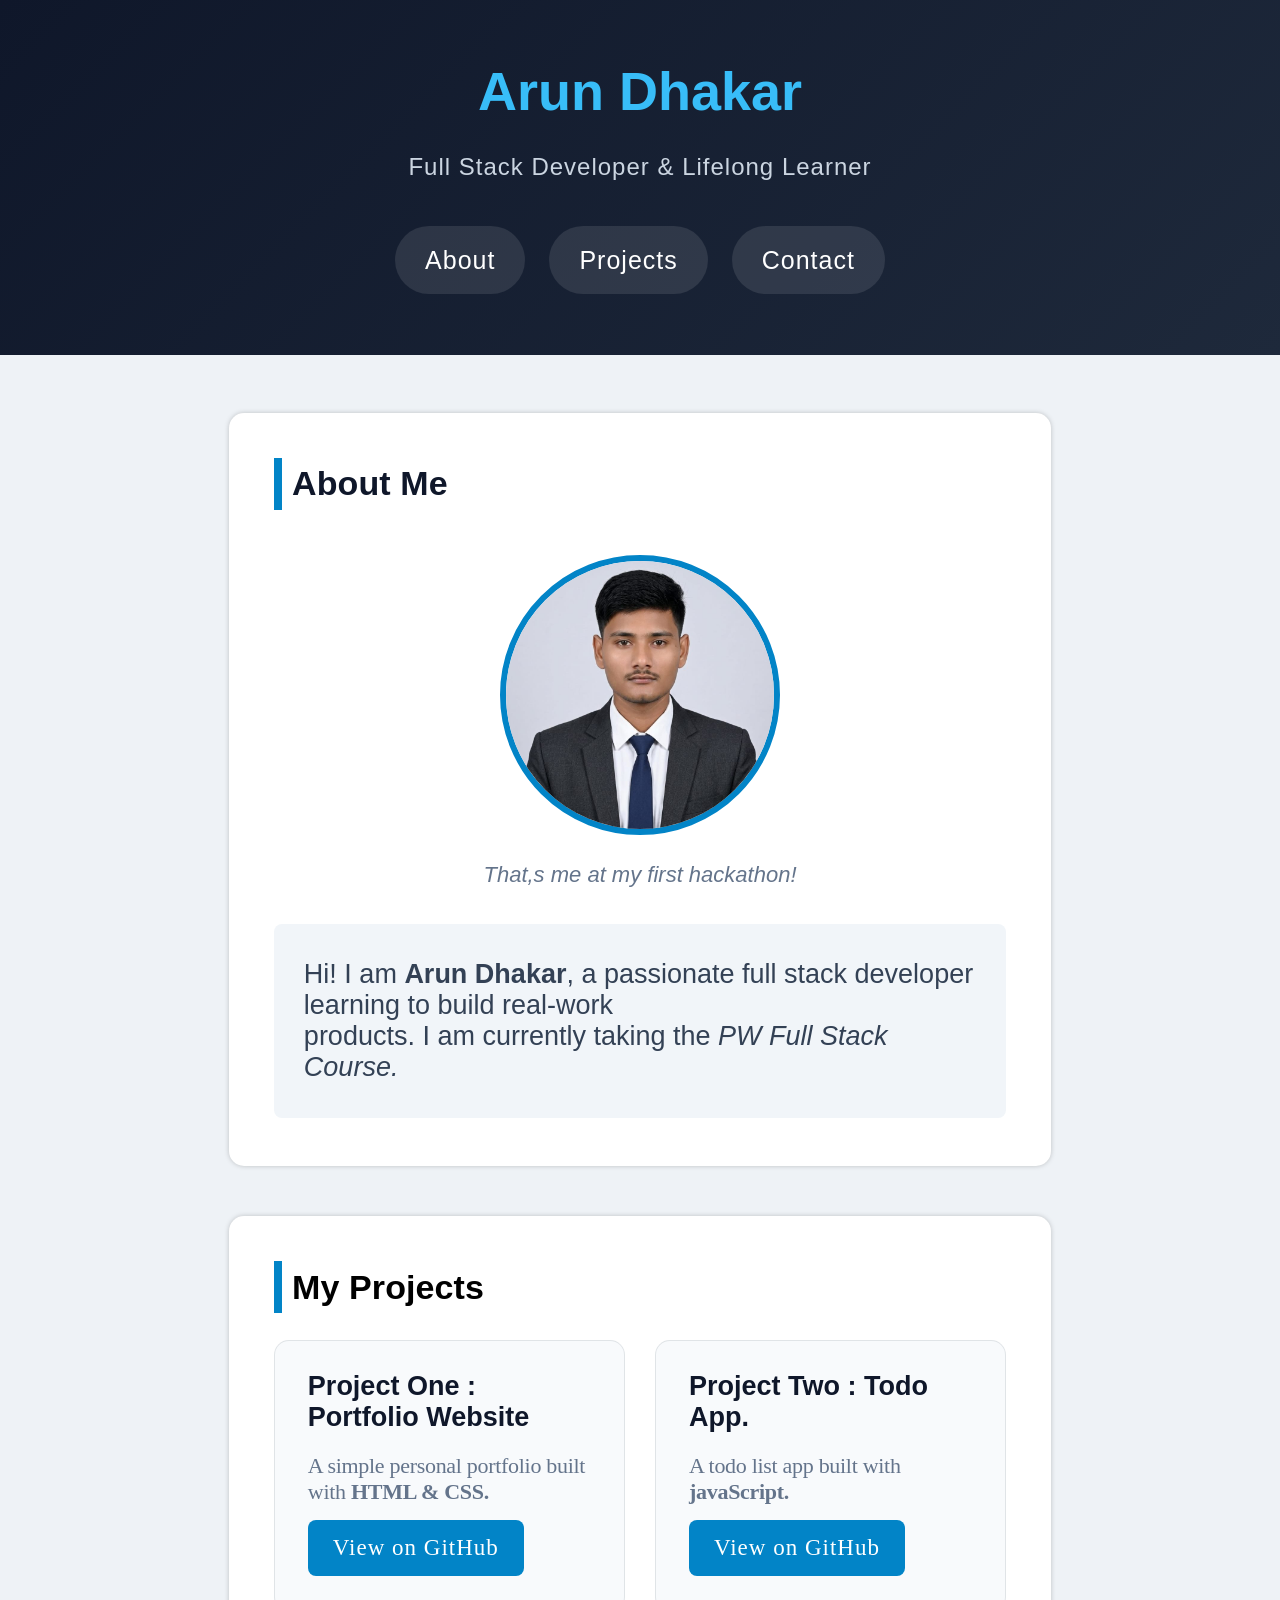
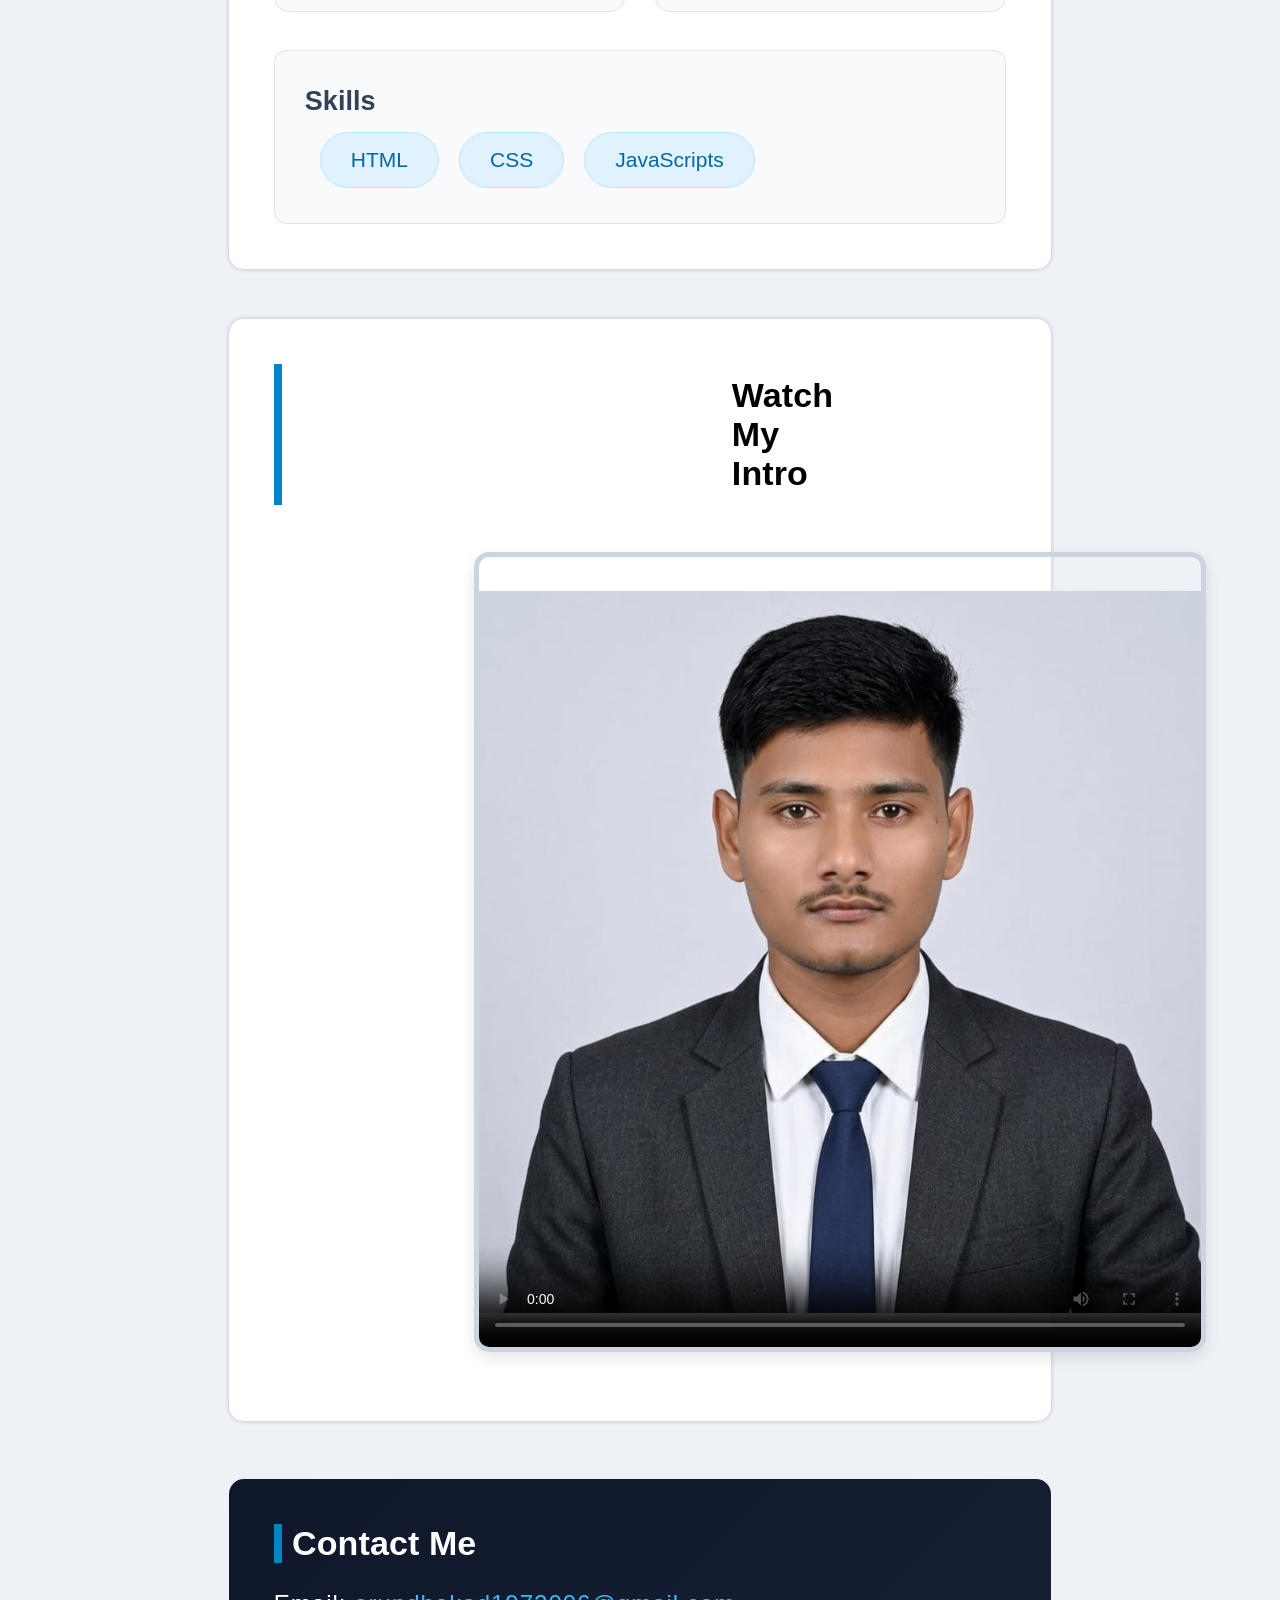
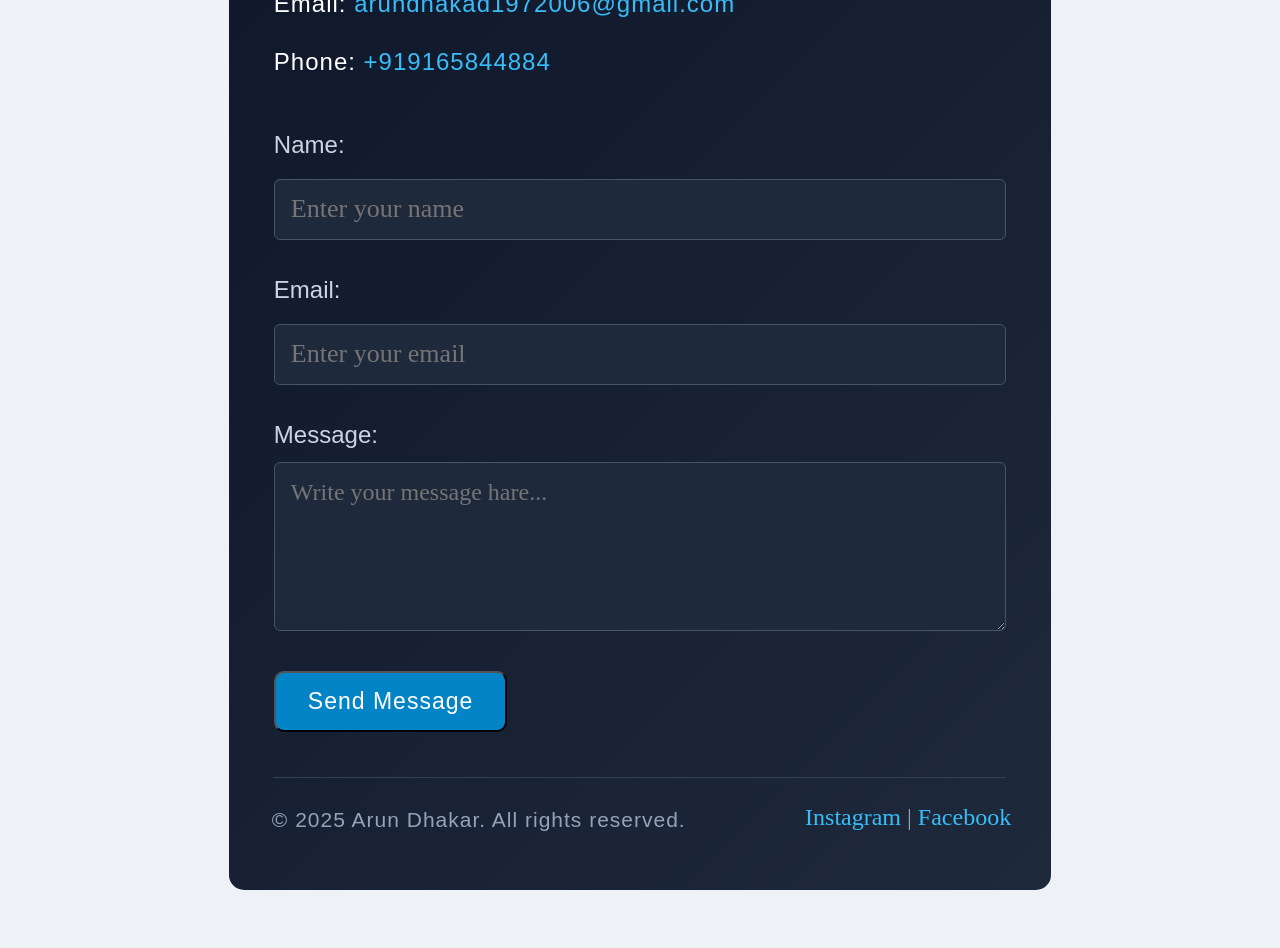
<file: portfolio.html>
<!DOCTYPE html>
<html lang="en">

<head>
    <meta charset="UTF-8">
    <meta name="viewport" content="width=device-width, initial-scale=1.0">
    <title>Anurag Dhakar</title>
    <link rel="stylesheet" href="portfolio.css">
</head>

<body>

    <header>
        <span>
            <h1>Arun Dhakar</h1>

            <p>Full Stack Developer & Lifelong Learner</p>
            <nav>
                <a href="#About me">About</a>
                <a href="#Projects">Projects</a>
                <a href="#Contact">Contact</a>
                <!-- <a href="#Intro">Intro</a> -->
            </nav>
        </span>
    </header>
    <main>
        <section id="Aboutme">
            <h2>About Me</h2>
            <figure>
                <img src="WhatsApp Image 2026-09-13 at 1.00.57 PM.jpeg" width="200px" height="200px" alt="">
                <figcaption>That,s me at my first hackathon!</figcaption>
            </figure>
            <p>Hi! I am <strong>Arun Dhakar</strong>, a passionate full stack developer learning to build
                real-work<br>products. I am currently taking the <em>PW Full Stack Course.</em></p>
        </section>
        <section id="Projects">
            <h2>My Projects</h2>
            <div id="one">
                <article>
                    <h3>Project One : Portfolio Website</h3>
                    <p>A simple personal portfolio built with <strong>HTML & CSS.</strong></p>
                    <a href="https://www.instagram.com/hey_annurag/">View on GitHub</a>
                </article>
                <article>
                    <h3>Project Two : Todo App.</h3>
                    <p>A todo list app built with <strong>javaScript.</strong></p>
                    <a href="https://www.instagram.com/hey_annurag/">View on GitHub</a>
                </article>
            </div>
            <div id="skills">
                <h3>Skills</h3>
                <ul>
                    <li>HTML</li>
                    <li>CSS</li>
                    <li>JavaScripts</li>
                </ul>
            </div>
        </section>
        <section id="Intro">
            <h2>Watch My Intro</h2>
            <video src="WhatsApp Video 2026-08-16 at 4.39.22 PM.mp4" width="800px" height="800px" controls loop
                poster="WhatsApp Image 2026-09-13 at 1.00.57 PM.jpeg"></video>
        </section>
    </main>
    <footer id="Contact">
        <h2>Contact Me</h2>

        <p>Email: <a href="mailto:arundhakad1972006@gmail.com">arundhakad1972006@gmail.com</a></p>
        <p>Phone: <a href="trl:+919165844884">+919165844884</a></p>

        <form action="">

            <label for="name">Name: </label>
            <input type="text" id="name" placeholder="Enter your name">
            <br><br>
            <label for="email">Email: </label>
            <input type="email" id="email" placeholder="Enter your email">
            <br><br>
            <label for="message">Message: </label>
            <br>
            <textarea name="message" id="message" rows="5" cols="35"
                placeholder="Write your message hare..."></textarea>
            <br>
            <button type="submit">Send Message</button>
        </form>
        <div>
            <p>&copy; 2025 Arun Dhakar. All rights reserved.</p>

            <span>
                <a href="https://www.instagram.com/hey_annurag/">Instagram</a>&nbsp;|&nbsp;<a
                    href="https://www.facebook.com/profile.php?id=100093880958683">Facebook</a>
            </span>
        </div>
    </footer>

</body>

</html>
</file>
<file: portfolio.css>
@import url('https://fonts.googleapis.com/css2?family=Plus+Jakarta+Sans:wght@300;400;500;600;700;800&family=Space+Grotesk:wght@300;400;500;600;700;&display=swap');

body {
    background-color: #eef2f6;
}

* {
    margin: 0;
    padding: 0;
    box-sizing: border-box;
}

header {
    background: linear-gradient(135deg, #0f172a, #1e293b);
    padding: 60px 20px;
    text-align: center;
    /* z-index: 1; */
}

header h1 {
    margin: 0px 0 23px;
    font-size: 54px;
    color: #38bdf8;
    font-family: Poppins, Arial, sans-serif;
}

header p {
    color: #CBD5E1;
    font-size: 24px;
    margin: 0px 0 58px;
    font-family: Poppins, Arial, sans-serif;
    letter-spacing: 1px;
    line-height: 43px;
}

header nav a {
    color: #ffffff;
    font-size: 25px;
    background-color: #ffffff1a;
    letter-spacing: 1px;
    padding: 20px 30px;
    font-family: Poppins, Arial, sans-serif;
    /* underline: none; */
    border-radius: 50px;
    text-decoration: none;
    margin: 0 10px;
    font-weight: 600px;
}

nav a:hover {
    background-color: #0284c7;
    box-shadow: 0 4px 10px rgba(2, 132, 198, 0.4);
}

nav {
    margin: 15px 0 20px;
}

main {
    align-items: center;
    padding: 6.45vh 17.88vw 0;
}

main section {
    border-radius: 15px;
    background: #ffffff;
    margin: 0 0 50px;
    padding: 45px;
    box-shadow: 0 0 5px rgba(0, 0, 0, 0.205);
}

#Aboutme h2 {
    color: #0f172a;
    font-size: 34px;
    font-family: Poppins, Arial, sans-serif;
    font-style: normal;
    font-weight: 600;
    border-left: 8px solid #0284c7;
    padding: 0.7vh 0.8vw;
    letter-spacing: 0.1px;
    margin: 0 0 5vh;
}

#Aboutme img {
    border-radius: 50%;
    width: 280px;
    height: 280px;
    border: 6px solid #0284c7;
    overflow: hidden;
}

#Aboutme img:hover {
    transform: scale(1.05);
}

#Aboutme figure {
    display: flex;
    flex-direction: column;
    align-items: center;
}

#Aboutme figure figcaption {
    color: #64748B;
    font-size: 22px;
    margin: 3vh 0 0 0;
    font-style: italic;
    font-family: Poppins, Arial, sans-serif;
}

#Aboutme p {
    background-color: #f1f5f9;
    border-color: 1px solid #fafafc;
    font-size: 27px;
    font-style: normal;
    border-radius: 8px;
    padding: 35px 30px;
    color: #334155;
    font-family: Poppins, Arial, sans-serif;
    margin: 4vh 0 0.4vh;
}

#Projects h2 {
    font-size: 34px;
    font-family: Poppins, Arial, sans-serif;
    font-style: normal;
    font-weight: 600;
    border-left: 8px solid #0284c7;
    padding: 0.7vh 0.8vw;
    letter-spacing: 0.1px;
    margin: 0 0 3vh;
}

#one {
    display: flex;
    flex-direction: row;
    gap: 30px;
}

#one article {
    padding: 30px 37px 25px 33px;
    border: 1px solid rgba(51, 65, 85, 0.123);
    background: #f8fafc;
    margin: 0 0 3vw 0;
    border-radius: 15px;
    position: relative;
    width: 600px;
    /* justify-content: space-between(15px); */
    gap: 15px;
}

#one article:hover {
    box-shadow: 0 6px 6px 6px rgba(0, 0, 0, 0.045);
}

#one article h3 {
    font-family: Poppins, Arial, sans-serif;
    color: #0f172a;
    font-size: 27px;
    margin: 0 0 20px;
}

#one article p {
    color: #64748B;
    font-size: 22px;
    margin: 0 0 15px;
    letter-spacing: -0.3px;
}

#one article a {
    text-decoration: none;
    /* border: 1px solid black; */
    background-color: #0284c7;
    padding: 15px 25px;
    font-size: 23px;
    color: #ffffff;
    display: inline-block;
    border-radius: 8px;
    letter-spacing: 1px;
    margin: 0 0 10px 0px;
    font-weight: 500px;
}

#one article a:hover {
    background-color: #0369a1;
    transform: scale(5px 5px 0 5px);
}

#one article:hover {
    transform: translateY(-10px);
}

#skills {
    background-color: #f8fafc;
    list-style-type: none;
    padding: 35px 30px;
    border-radius: 13px;
    border: 1px solid rgba(51, 65, 85, 0.123);
}

#skills h3 {
    font-size: 27px;
    color: #334155;
    font-family: Poppins, Arial, sans-serif;
    font-weight: 400px;
}

#skills ul {
    display: flex;
    list-style-type: none;
    padding: 15px 15px 0 15px;
    gap: 20px;

}

#skills ul li {
    border: 1px solid #bae6fd;
    font-size: 21px;
    font-family: Poppins, Arial, sans-serif;
    font-weight: 400px;
    background-color: #e0f2fe;
    border-radius: 30px;
    color: #0369a1;
    padding: 15px 30px;
    font-weight: 500px;
}

#intro {
    background-color: #ffffff;
    border-radius: 15px;

}

#Intro h2 {
    font-size: 34px;
    font-family: Poppins, Arial, sans-serif;
    font-style: normal;
    font-weight: 600;
    border-left: 8px solid #0284c7;
    /* padding: 0.7vh 0.8vw 0.7vh 5vw; */
    letter-spacing: 0.1px;
    margin: 0 0 3vh;
    display: block;
    padding: 12px 450px;
}

#Intro video {
    border-radius: 15px;
    box-shadow: 0 6px 15px rgba(0, 0, 0, 0.1);
    border: 5px solid #cbd5e1;
    max-width: 100%;
    margin: 20px 200px;
}

#Contact {
    display: flex;
    flex-direction: column;
    /* align-items: center; */
    margin: 6.45vh 17.88vw;
    background: linear-gradient(135deg, #0f172a, #1e293b);
    border-radius: 15px;
    padding: 45px;
}

#Contact h2 {
    font-size: 34px;
    font-family: Poppins, Arial, sans-serif;
    font-style: normal;
    font-weight: 600;
    border-left: 8px solid #0284c7;
    padding: 0 0.8vw;
    letter-spacing: 0.1px;
    margin: 0 0 3vh;
    color: #ffffff;
}

#Contact p {
    font-family: Poppins, Arial, sans-serif;
    text-decoration: none;
    font-size: 24px;
    color: #ffffff;
    margin: 0px 0 30px;

    letter-spacing: 1px;
}

#Contact a {
    color: #38bdf8;
    text-decoration: none;
}

footer form {
    margin: 25px 0;
    max-width: 800px;
}

#Contact form label {
    display: block;
    color: #cbd5e1;
    margin: 0 0px 20px;
    font-size: 24px;
    font-family: Poppins, Arial, sans-serif;
}

#Contact form input {
    width: 100%;
    padding: 16px;
    margin-bottom: 18px;
    background-color: #1e293b;
    border: 1px solid #475569;
    border-radius: 6px;
    font-family: inherit;
    font-size: 24px;
    color: #ffffff;
}

#Contact form input:focus,#Contact form textarea:focus{
    outline: none !important;
    border: 1px solid #0284c7;
}

#Contact form input::placeholder{
    font-size: 26px;
}

#Contact form textarea{
    width: 100%;
    padding: 16px;
    margin: -25px 0 18px 0;
    background-color: #1e293b;
    border: 1px solid #475569;
    border-radius: 6px;
    font-family: inherit;
    font-size: 24px;
    color: #ffffff;
}

#Contact form button {
    text-decoration: none;
    background-color: #0284c7;
    padding: 15px 32px;
    font-size: 23px;
    color: #ffffff;
    border-radius: 10px;
    letter-spacing: 1px;
    margin: 18px 0 0px 0px;
    font-weight: 500px;
}

#Contact form button:hover{
    background-color: #0369a1;
    transform: scale(5px 5px 0 5px);
}

#Contact div {
    display: flex;
    justify-content: space-between;
    align-items: center;
    flex-wrap: wrap;
    margin: 20px 0 13px -1px;
    /* padding: 30px 0 0 -1px; */
    border-top: 1px solid #334155;
}

#Contact div p {
    margin: 30px 0 0 -1px;
    font-size: 21px;
    color: #94a3b8;
}

#Contact div span a{
    display: inline-block;
    font-size: 24px;
    margin: 25px 0 0 0;
}

#Contact div span{
    /* display: inline-block; */
    color: #94a3b8;
    font-size: 24px;
    margin: -5px;
}
</file>
